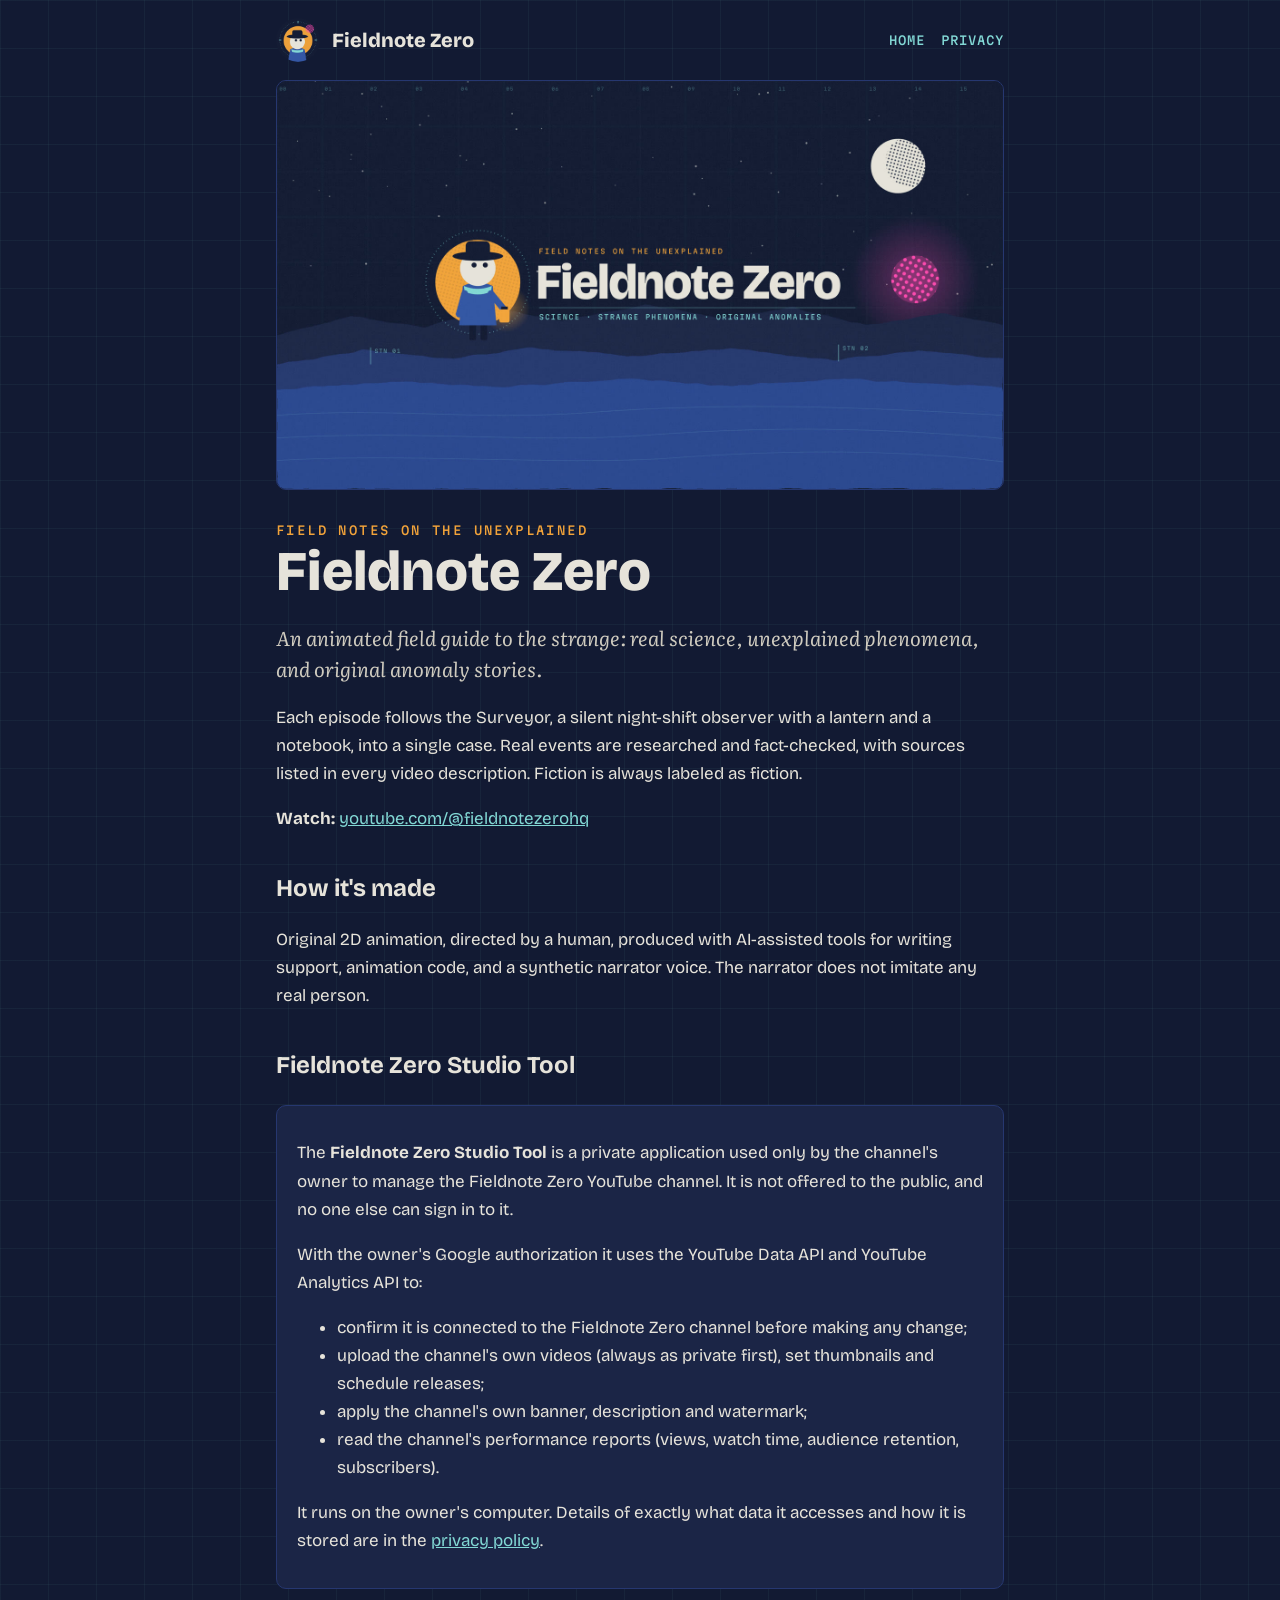
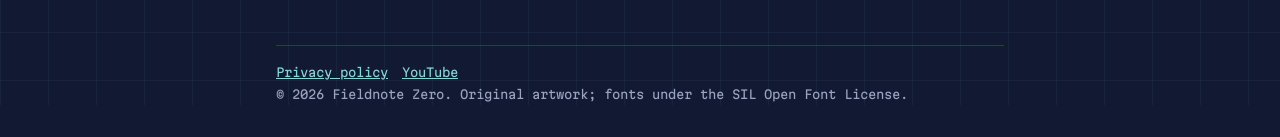
<file: index.html>
<!doctype html>
<html lang="en">
<head>
<meta charset="utf-8">
<meta name="viewport" content="width=device-width,initial-scale=1">
<title>Fieldnote Zero</title>
<meta name="description" content="Fieldnote Zero is an animated field guide to the strange: real science, unexplained phenomena, and original anomaly stories.">
<link rel="icon" href="assets/favicon-64.png">
<link rel="stylesheet" href="assets/site.css">
</head>
<body>
<div class="wrap">
<header class="top">
  <img src="assets/fieldnote-zero-mark-256.png" alt="">
  <a class="name" href="./">Fieldnote Zero</a>
  <nav><a href="./">Home</a><a href="privacy.html">Privacy</a></nav>
</header>

<div class="hero"><img src="assets/fieldnote-zero-banner-1600.jpg" alt="Fieldnote Zero banner: the Surveyor holding a lantern under a night sky" width="1600" height="900"></div>

<p class="eyebrow">Field notes on the unexplained</p>
<h1>Fieldnote Zero</h1>
<p class="lede">An animated field guide to the strange: real science, unexplained phenomena, and original anomaly stories.</p>

<p>Each episode follows the Surveyor, a silent night-shift observer with a lantern and a notebook, into a single case.
Real events are researched and fact-checked, with sources listed in every video description. Fiction is always
labeled as fiction.</p>

<p><strong>Watch:</strong> <a href="https://www.youtube.com/@fieldnotezerohq">youtube.com/@fieldnotezerohq</a></p>

<h2>How it's made</h2>
<p>Original 2D animation, directed by a human, produced with AI-assisted tools for writing support, animation code,
and a synthetic narrator voice. The narrator does not imitate any real person.</p>

<h2>Fieldnote Zero Studio Tool</h2>
<div class="card">
<p>The <strong>Fieldnote Zero Studio Tool</strong> is a private application used only by the channel's owner to
manage the Fieldnote Zero YouTube channel. It is not offered to the public, and no one else can sign in to it.</p>
<p>With the owner's Google authorization it uses the YouTube Data API and YouTube Analytics API to:</p>
<ul>
  <li>confirm it is connected to the Fieldnote Zero channel before making any change;</li>
  <li>upload the channel's own videos (always as private first), set thumbnails and schedule releases;</li>
  <li>apply the channel's own banner, description and watermark;</li>
  <li>read the channel's performance reports (views, watch time, audience retention, subscribers).</li>
</ul>
<p>It runs on the owner's computer. Details of exactly what data it accesses and how it is stored are in the
<a href="privacy.html">privacy policy</a>.</p>
</div>

<footer>
  <a href="privacy.html">Privacy policy</a><a href="https://www.youtube.com/@fieldnotezerohq">YouTube</a><br>
  © 2026 Fieldnote Zero. Original artwork; fonts under the SIL Open Font License.
</footer>
</div>
</body>
</html>
</file>
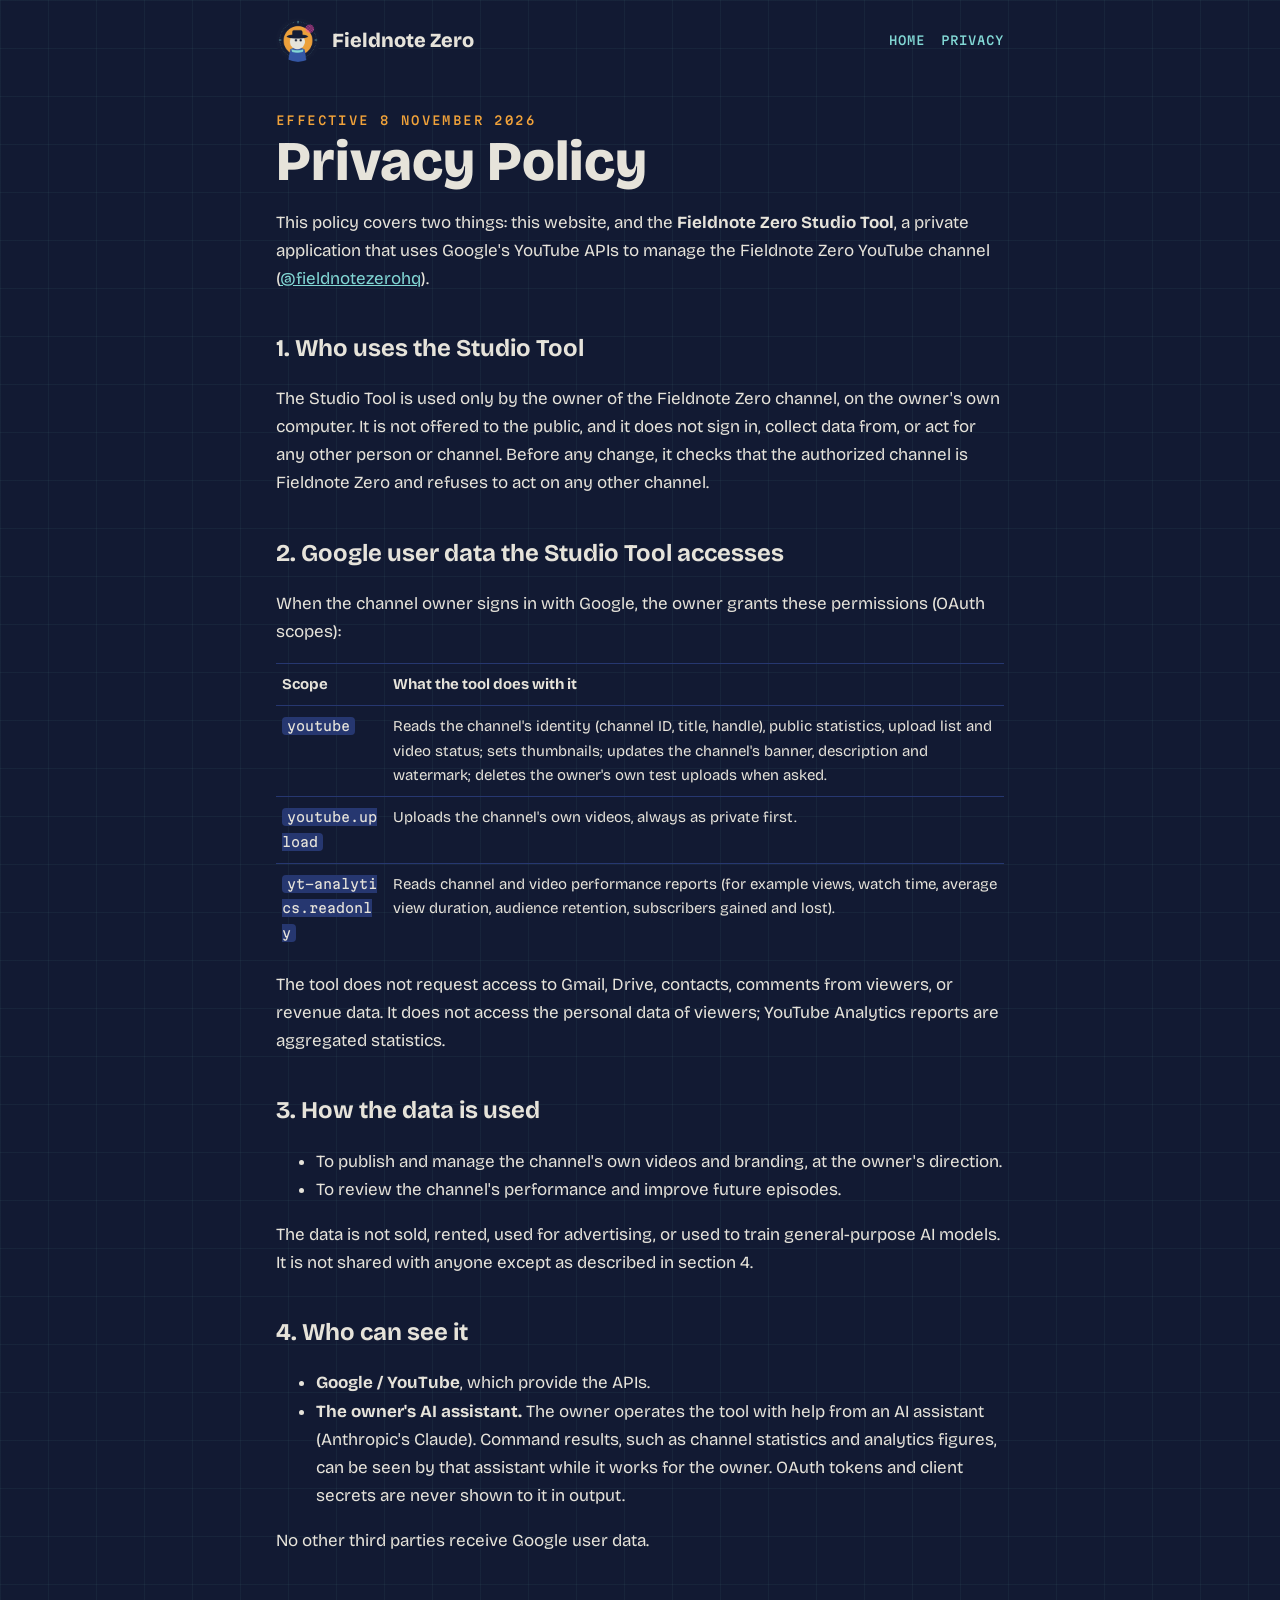
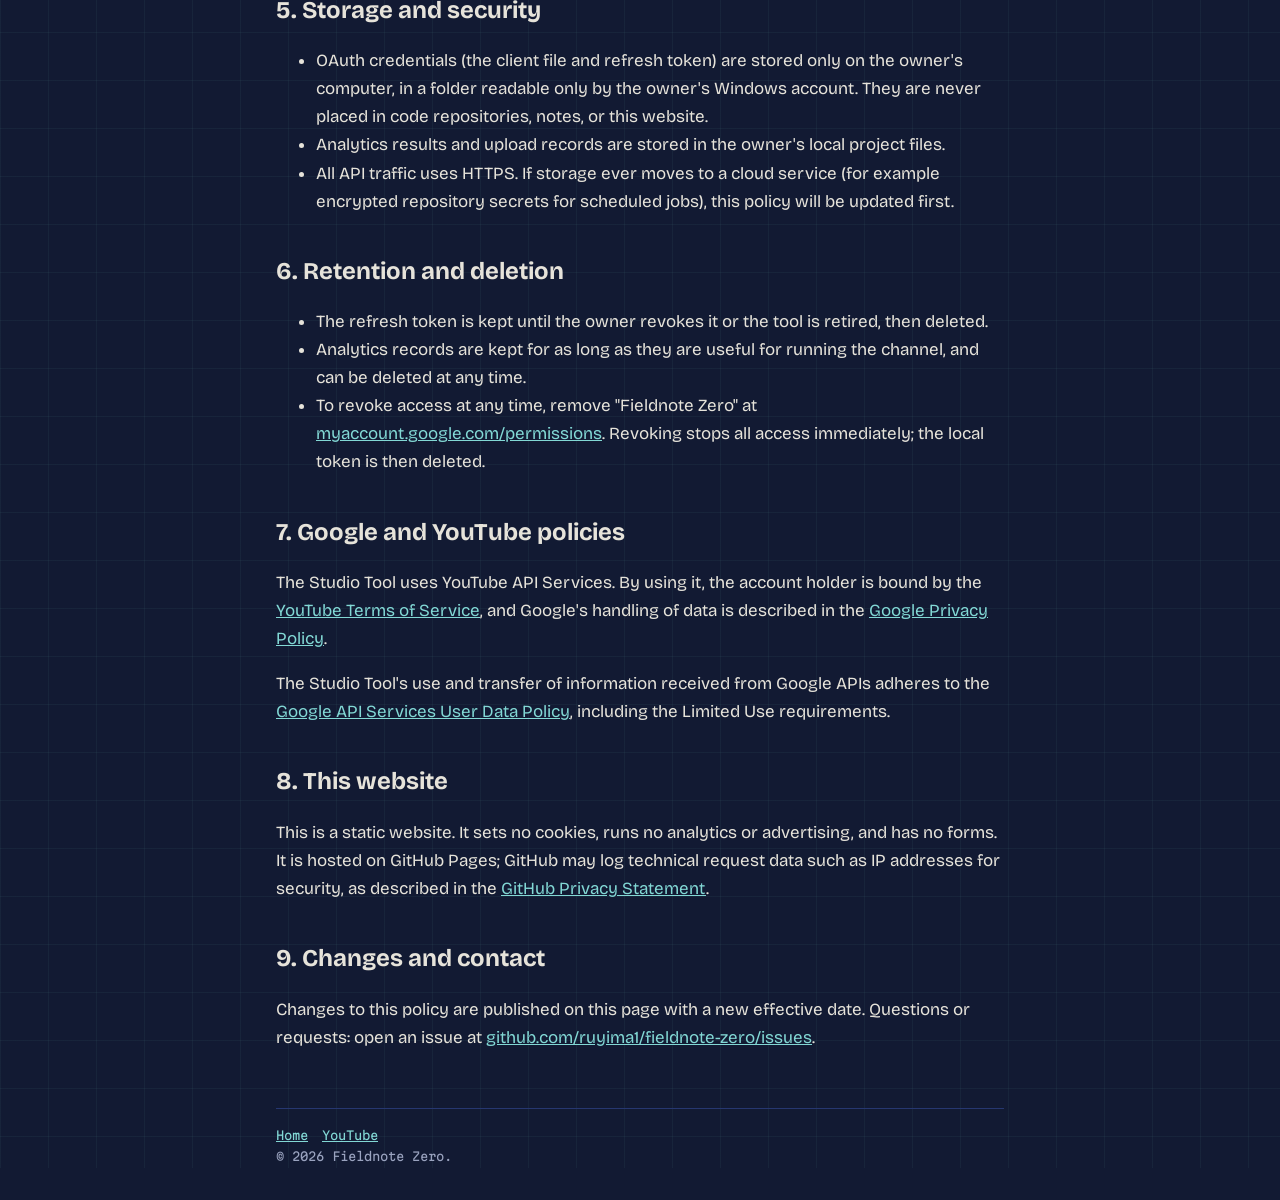
<file: privacy.html>
<!doctype html>
<html lang="en">
<head>
<meta charset="utf-8">
<meta name="viewport" content="width=device-width,initial-scale=1">
<title>Privacy Policy · Fieldnote Zero</title>
<meta name="description" content="Privacy policy for the Fieldnote Zero website and the Fieldnote Zero Studio Tool (YouTube API client).">
<link rel="icon" href="assets/favicon-64.png">
<link rel="stylesheet" href="assets/site.css">
</head>
<body>
<div class="wrap">
<header class="top">
  <img src="assets/fieldnote-zero-mark-256.png" alt="">
  <a class="name" href="./">Fieldnote Zero</a>
  <nav><a href="./">Home</a><a href="privacy.html">Privacy</a></nav>
</header>

<p class="eyebrow">Effective 8 November 2026</p>
<h1>Privacy Policy</h1>
<p>This policy covers two things: this website, and the <strong>Fieldnote Zero Studio Tool</strong>, a private
application that uses Google's YouTube APIs to manage the Fieldnote Zero YouTube channel
(<a href="https://www.youtube.com/@fieldnotezerohq">@fieldnotezerohq</a>).</p>

<h2>1. Who uses the Studio Tool</h2>
<p>The Studio Tool is used only by the owner of the Fieldnote Zero channel, on the owner's own computer. It is not
offered to the public, and it does not sign in, collect data from, or act for any other person or channel. Before any
change, it checks that the authorized channel is Fieldnote Zero and refuses to act on any other channel.</p>

<h2>2. Google user data the Studio Tool accesses</h2>
<p>When the channel owner signs in with Google, the owner grants these permissions (OAuth scopes):</p>
<table>
<tr><th>Scope</th><th>What the tool does with it</th></tr>
<tr><td><code>youtube</code></td><td>Reads the channel's identity (channel ID, title, handle), public statistics, upload list and video
status; sets thumbnails; updates the channel's banner, description and watermark; deletes the owner's own test
uploads when asked.</td></tr>
<tr><td><code>youtube.upload</code></td><td>Uploads the channel's own videos, always as private first.</td></tr>
<tr><td><code>yt-analytics.readonly</code></td><td>Reads channel and video performance reports (for example views, watch time,
average view duration, audience retention, subscribers gained and lost).</td></tr>
</table>
<p>The tool does not request access to Gmail, Drive, contacts, comments from viewers, or revenue data. It does not
access the personal data of viewers; YouTube Analytics reports are aggregated statistics.</p>

<h2>3. How the data is used</h2>
<ul>
  <li>To publish and manage the channel's own videos and branding, at the owner's direction.</li>
  <li>To review the channel's performance and improve future episodes.</li>
</ul>
<p>The data is not sold, rented, used for advertising, or used to train general-purpose AI models. It is not shared
with anyone except as described in section 4.</p>

<h2>4. Who can see it</h2>
<ul>
  <li><strong>Google / YouTube</strong>, which provide the APIs.</li>
  <li><strong>The owner's AI assistant.</strong> The owner operates the tool with help from an AI assistant
  (Anthropic's Claude). Command results, such as channel statistics and analytics figures, can be seen by that
  assistant while it works for the owner. OAuth tokens and client secrets are never shown to it in output.</li>
</ul>
<p>No other third parties receive Google user data.</p>

<h2>5. Storage and security</h2>
<ul>
  <li>OAuth credentials (the client file and refresh token) are stored only on the owner's computer, in a folder
  readable only by the owner's Windows account. They are never placed in code repositories, notes, or this website.</li>
  <li>Analytics results and upload records are stored in the owner's local project files.</li>
  <li>All API traffic uses HTTPS. If storage ever moves to a cloud service (for example encrypted repository
  secrets for scheduled jobs), this policy will be updated first.</li>
</ul>

<h2>6. Retention and deletion</h2>
<ul>
  <li>The refresh token is kept until the owner revokes it or the tool is retired, then deleted.</li>
  <li>Analytics records are kept for as long as they are useful for running the channel, and can be deleted at any time.</li>
  <li>To revoke access at any time, remove "Fieldnote Zero" at
  <a href="https://myaccount.google.com/permissions">myaccount.google.com/permissions</a>. Revoking stops all access
  immediately; the local token is then deleted.</li>
</ul>

<h2>7. Google and YouTube policies</h2>
<p>The Studio Tool uses YouTube API Services. By using it, the account holder is bound by the
<a href="https://www.youtube.com/t/terms">YouTube Terms of Service</a>, and Google's handling of data is described in
the <a href="https://policies.google.com/privacy">Google Privacy Policy</a>.</p>
<p>The Studio Tool's use and transfer of information received from Google APIs adheres to the
<a href="https://developers.google.com/terms/api-services-user-data-policy">Google API Services User Data Policy</a>,
including the Limited Use requirements.</p>

<h2>8. This website</h2>
<p>This is a static website. It sets no cookies, runs no analytics or advertising, and has no forms. It is hosted
on GitHub Pages; GitHub may log technical request data such as IP addresses for security, as described in the
<a href="https://docs.github.com/en/site-policy/privacy-policies/github-general-privacy-statement">GitHub Privacy Statement</a>.</p>

<h2>9. Changes and contact</h2>
<p>Changes to this policy are published on this page with a new effective date. Questions or requests:
open an issue at <a href="https://github.com/ruyima1/fieldnote-zero/issues">github.com/ruyima1/fieldnote-zero/issues</a>.</p>

<footer>
  <a href="./">Home</a><a href="https://www.youtube.com/@fieldnotezerohq">YouTube</a><br>
  © 2026 Fieldnote Zero.
</footer>
</div>
</body>
</html>
</file>
<file: assets/site.css>
@font-face{font-family:"Bricolage Grotesque";src:url(BricolageGrotesque-normal.woff2) format("woff2");font-weight:200 800;font-display:swap}
@font-face{font-family:"Martian Mono";src:url(MartianMono-normal.woff2) format("woff2");font-weight:100 800;font-display:swap}
@font-face{font-family:"Literata";src:url(Literata-italic.woff2) format("woff2");font-style:italic;font-display:swap}
:root{--ink:#121A33;--ink2:#1B2546;--deep:#263770;--blue:#3255A4;--mint:#82D8D5;--amber:#F2A33A;--paper:#E6E3DA;--pink:#FF48B0}
*{box-sizing:border-box}
html{background:var(--ink);color:var(--paper)}
body{margin:0;font:17px/1.65 "Bricolage Grotesque",system-ui,sans-serif;background:var(--ink);
  background-image:linear-gradient(rgba(130,216,213,.05) 1px,transparent 1px),linear-gradient(90deg,rgba(130,216,213,.05) 1px,transparent 1px);background-size:48px 48px}
a{color:var(--mint)}a:hover{color:var(--amber)}
.wrap{max-width:760px;margin:0 auto;padding:0 16px}
header.top{display:flex;align-items:center;gap:12px;padding:18px 0}
header.top img{width:44px;height:44px;border-radius:50%}
header.top .name{font-weight:800;font-size:20px;color:var(--paper);text-decoration:none;white-space:nowrap}
@media (max-width:420px){header.top .name{font-size:17px}nav a{margin-left:10px}}
nav{margin-left:auto;font:500 12px/1 "Martian Mono",monospace;letter-spacing:.08em;text-transform:uppercase}
nav a{margin-left:16px;text-decoration:none}
.hero img{width:100%;height:auto;display:block;border-radius:10px;border:1px solid var(--deep)}
.eyebrow{font:500 12px/1.4 "Martian Mono",monospace;letter-spacing:.2em;text-transform:uppercase;color:var(--amber);margin:32px 0 4px}
h1{font-size:clamp(36px,7vw,56px);line-height:1.05;margin:0 0 12px;font-weight:800}
h2{font-size:24px;margin:36px 0 8px;font-weight:700;color:var(--paper)}
h3{font-size:18px;margin:20px 0 4px;color:var(--mint)}
.lede{font:italic 20px/1.55 "Literata",Georgia,serif;color:#cfcbbf}
.card{background:var(--ink2);border:1px solid var(--deep);border-radius:10px;padding:16px 20px;margin:20px 0}
code{font:13px "Martian Mono",monospace;background:var(--deep);padding:1px 5px;border-radius:4px;word-break:break-all}
table{border-collapse:collapse;width:100%;font-size:15px}td,th{border-top:1px solid var(--deep);padding:8px 6px;text-align:left;vertical-align:top}
footer{margin:56px 0 32px;padding-top:16px;border-top:1px solid var(--deep);font:12px/1.8 "Martian Mono",monospace;color:#9aa3bf}
footer a{margin-right:14px}
</file>
